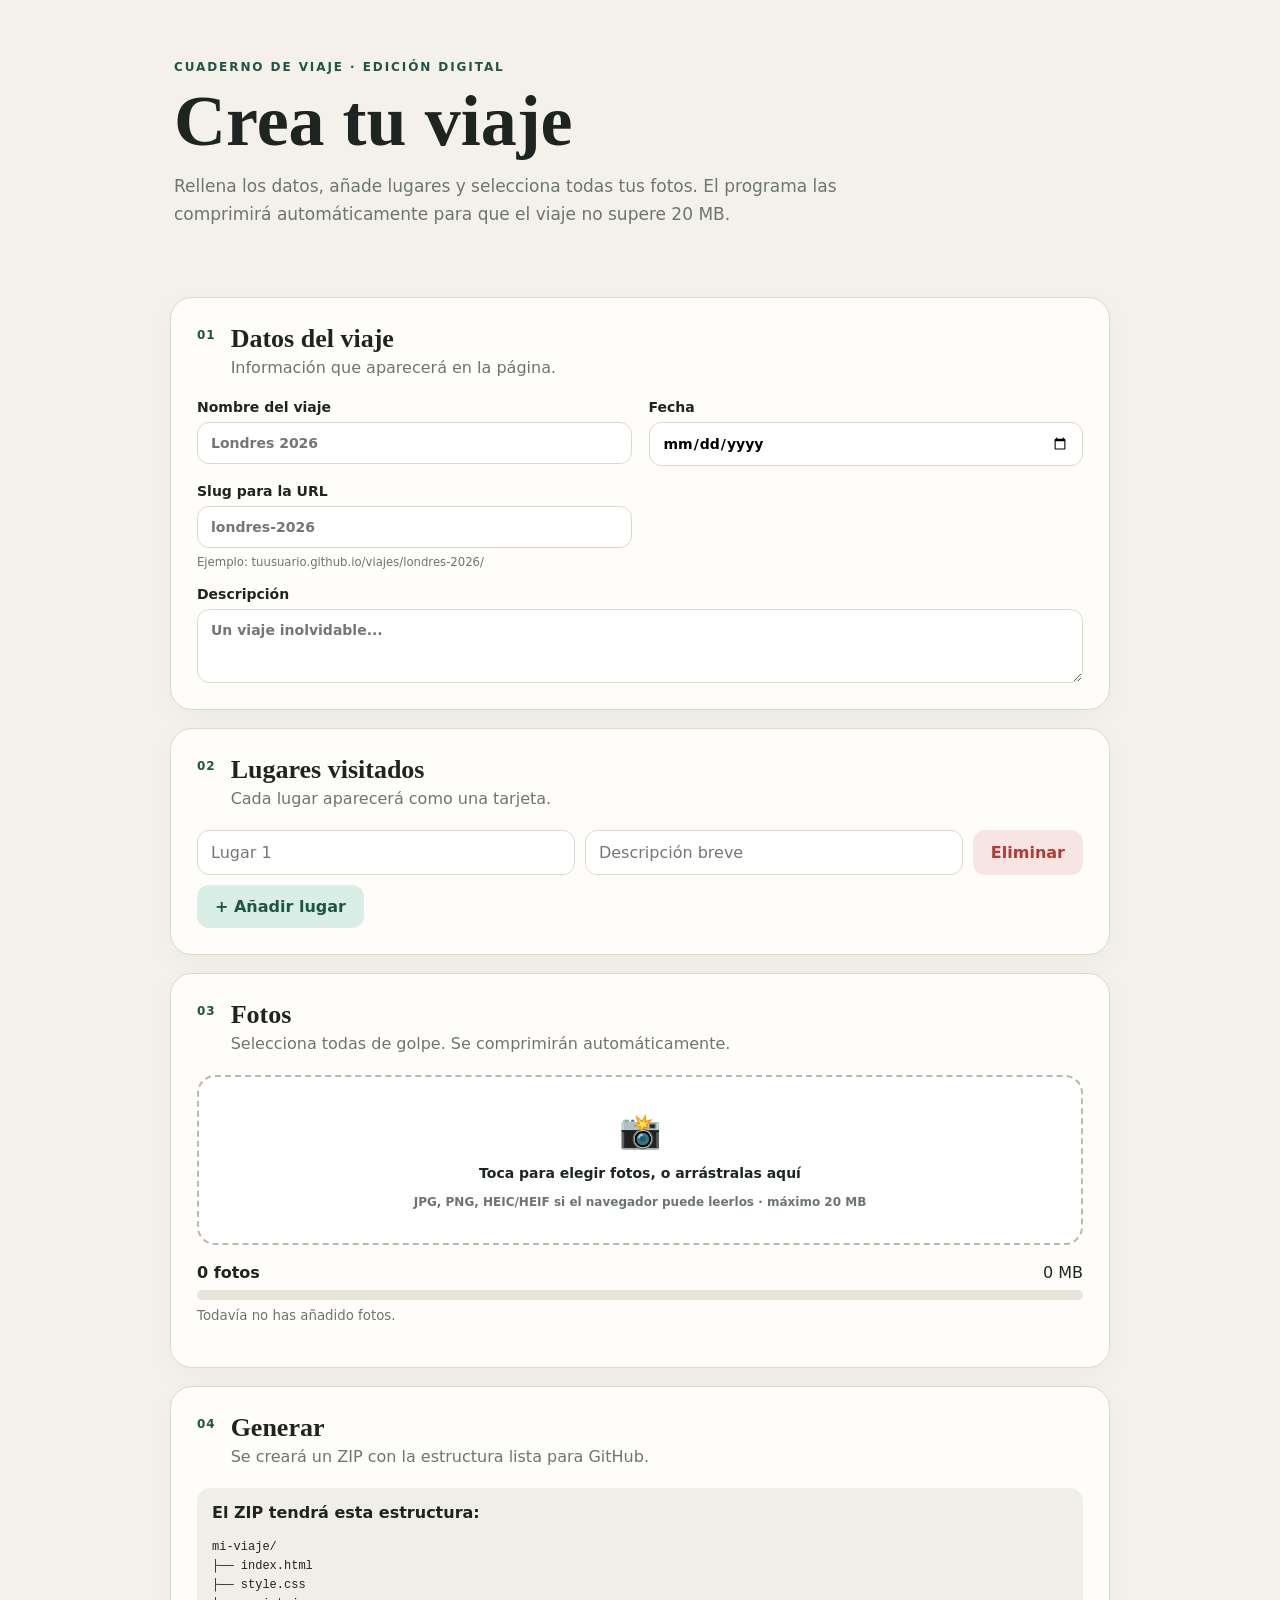
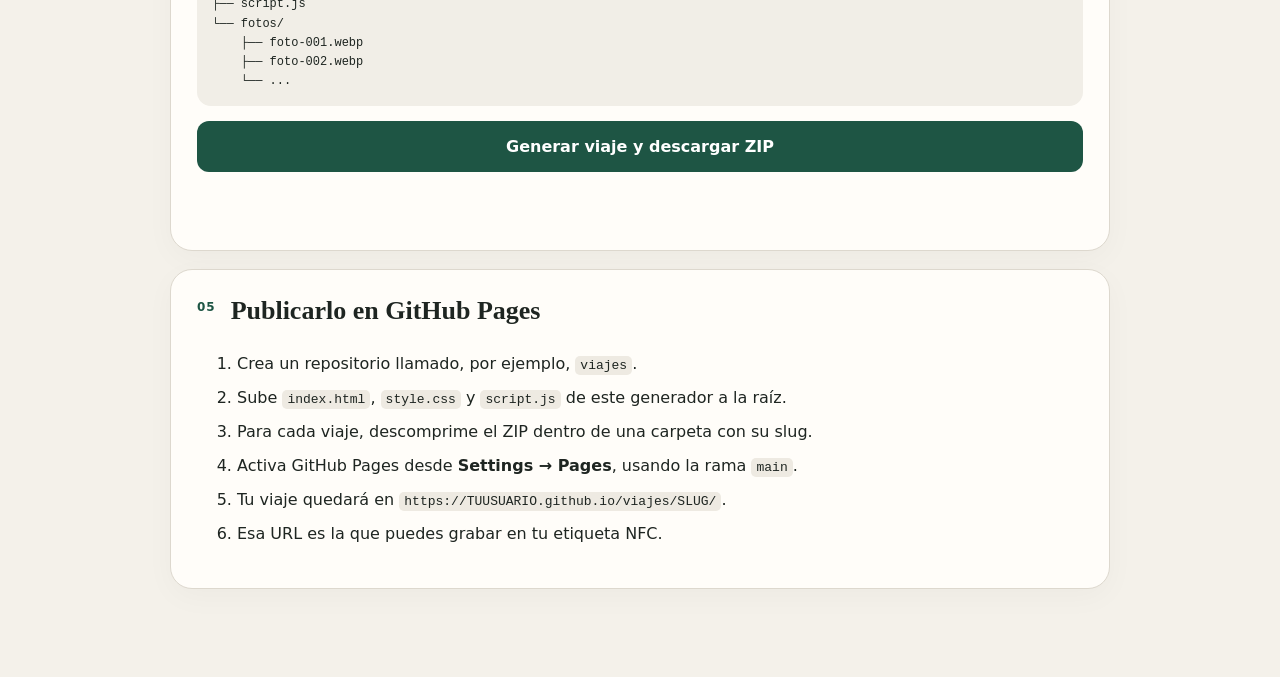
<file: index.html>
<!DOCTYPE html>
<html lang="es">
<head>
  <meta charset="UTF-8">
  <meta name="viewport" content="width=device-width, initial-scale=1.0">
  <title>Cuaderno de viaje</title>
  <link rel="stylesheet" href="style.css">
</head>
<body>
  <main class="container">
    <header class="hero">
      <span class="eyebrow">CUADERNO DE VIAJE · EDICIÓN DIGITAL</span>
      <h1>Crea tu viaje</h1>
      <p>Rellena los datos, añade lugares y selecciona todas tus fotos. El programa las comprimirá automáticamente para que el viaje no supere 20 MB.</p>
    </header>

    <section class="card">
      <div class="step"><span>01</span><div><h2>Datos del viaje</h2><p>Información que aparecerá en la página.</p></div></div>
      <div class="grid">
        <label>Nombre del viaje
          <input id="tripName" type="text" placeholder="Londres 2026">
        </label>
        <label>Fecha
          <input id="tripDate" type="date">
        </label>
        <label>Slug para la URL
          <input id="tripSlug" type="text" placeholder="londres-2026">
          <small>Ejemplo: tuusuario.github.io/viajes/londres-2026/</small>
        </label>
        <label class="full">Descripción
          <textarea id="tripDescription" rows="3" placeholder="Un viaje inolvidable..."></textarea>
        </label>
      </div>
    </section>

    <section class="card">
      <div class="step"><span>02</span><div><h2>Lugares visitados</h2><p>Cada lugar aparecerá como una tarjeta.</p></div></div>
      <div id="places"></div>
      <button id="addPlace" class="secondary" type="button">+ Añadir lugar</button>
    </section>

    <section class="card">
      <div class="step"><span>03</span><div><h2>Fotos</h2><p>Selecciona todas de golpe. Se comprimirán automáticamente.</p></div></div>

      <label class="dropzone" for="photoInput">
        <div class="camera">📸</div>
        <strong>Toca para elegir fotos, o arrástralas aquí</strong>
        <span>JPG, PNG, HEIC/HEIF si el navegador puede leerlos · máximo 20 MB</span>
      </label>
      <input id="photoInput" type="file" accept="image/*" multiple hidden>

      <div class="photo-status">
        <div><strong id="photoCount">0 fotos</strong><span id="photoSize">0 MB</span></div>
        <div class="meter"><span id="meterBar"></span></div>
        <small id="photoMessage">Todavía no has añadido fotos.</small>
      </div>
      <div id="preview" class="preview"></div>
    </section>

    <section class="card">
      <div class="step"><span>04</span><div><h2>Generar</h2><p>Se creará un ZIP con la estructura lista para GitHub.</p></div></div>
      <div class="result-info">
        <p><strong>El ZIP tendrá esta estructura:</strong></p>
        <pre id="structurePreview">londres-2026/
├── index.html
├── style.css
├── script.js
└── fotos/
    ├── foto-001.webp
    └── ...</pre>
      </div>
      <button id="generate" class="primary" type="button">Generar viaje y descargar ZIP</button>
      <p id="generateMessage" class="generate-message"></p>
    </section>

    <section class="card instructions">
      <div class="step"><span>05</span><div><h2>Publicarlo en GitHub Pages</h2></div></div>
      <ol>
        <li>Crea un repositorio llamado, por ejemplo, <code>viajes</code>.</li>
        <li>Sube <code>index.html</code>, <code>style.css</code> y <code>script.js</code> de este generador a la raíz.</li>
        <li>Para cada viaje, descomprime el ZIP dentro de una carpeta con su slug.</li>
        <li>Activa GitHub Pages desde <strong>Settings → Pages</strong>, usando la rama <code>main</code>.</li>
        <li>Tu viaje quedará en <code>https://TUUSUARIO.github.io/viajes/SLUG/</code>.</li>
        <li>Esa URL es la que puedes grabar en tu etiqueta NFC.</li>
      </ol>
    </section>
  </main>
  <script src="script.js"></script>
</body>
</html>
</file>
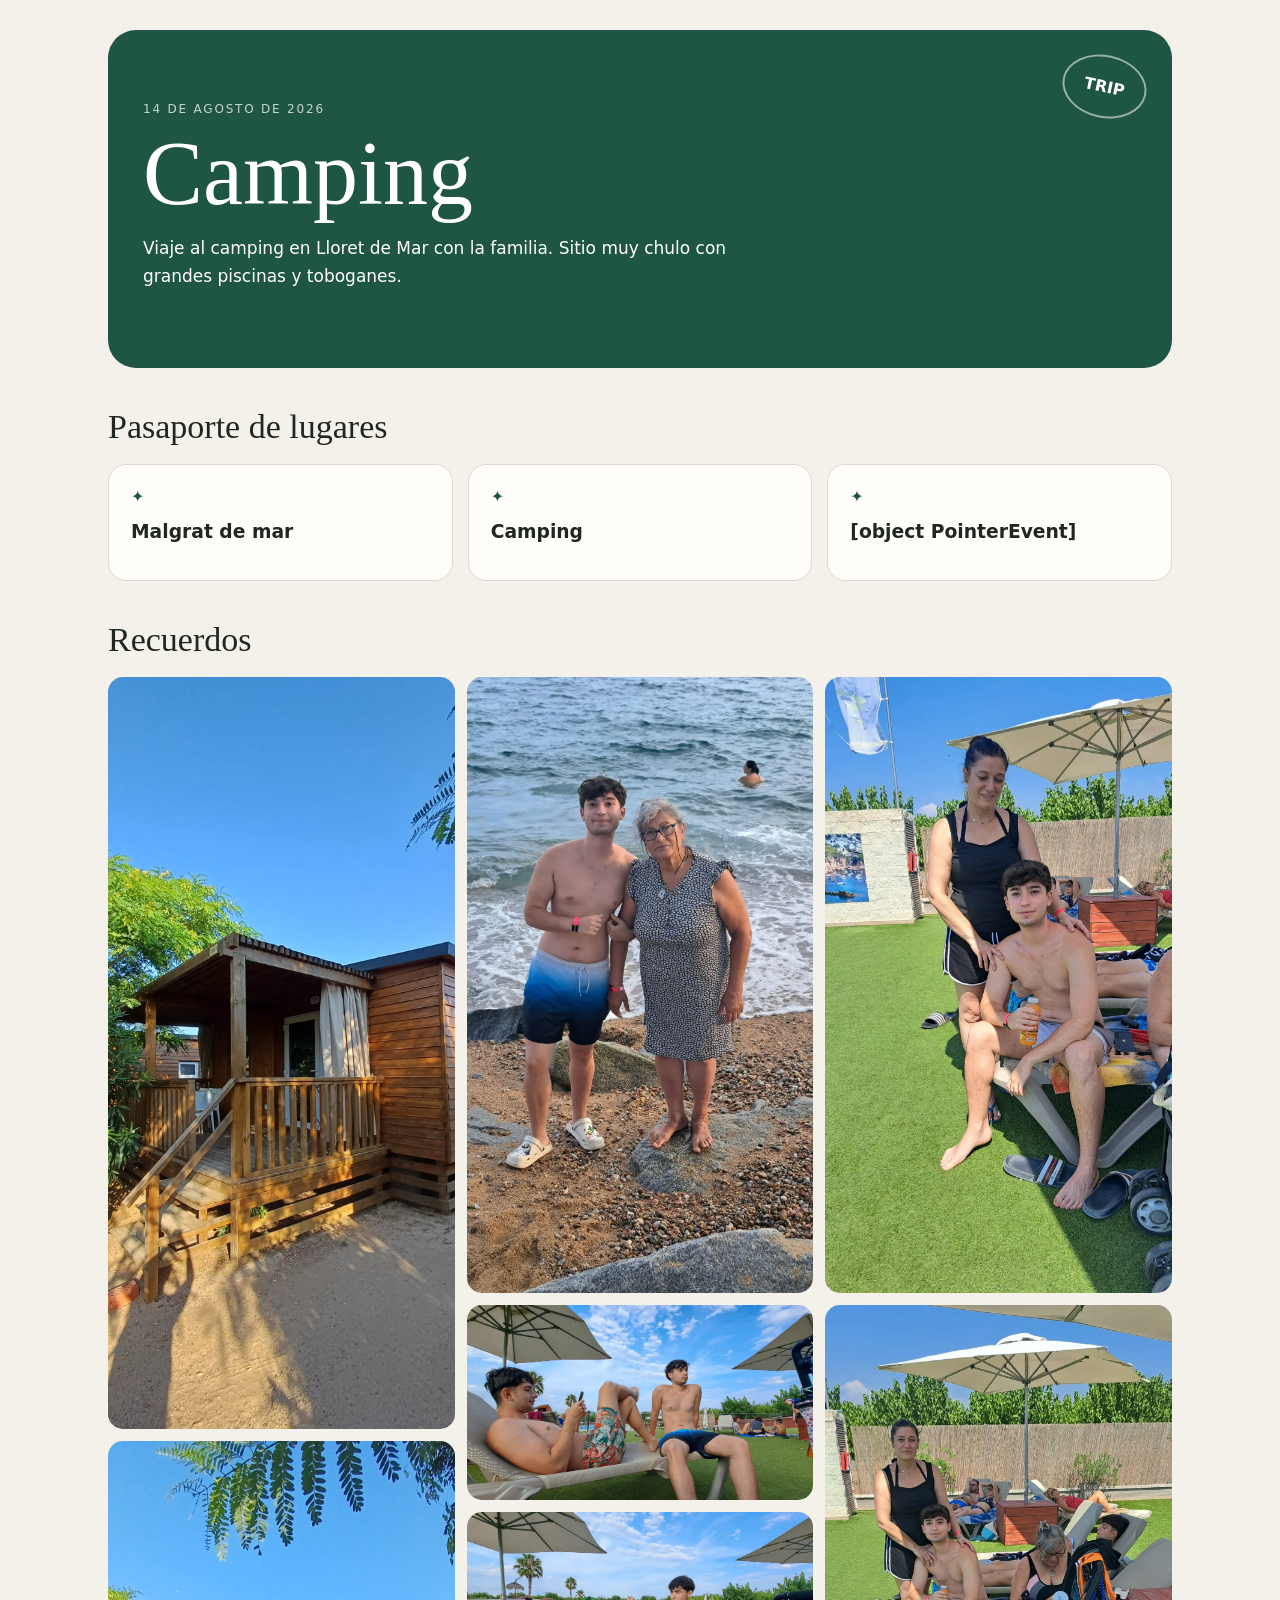
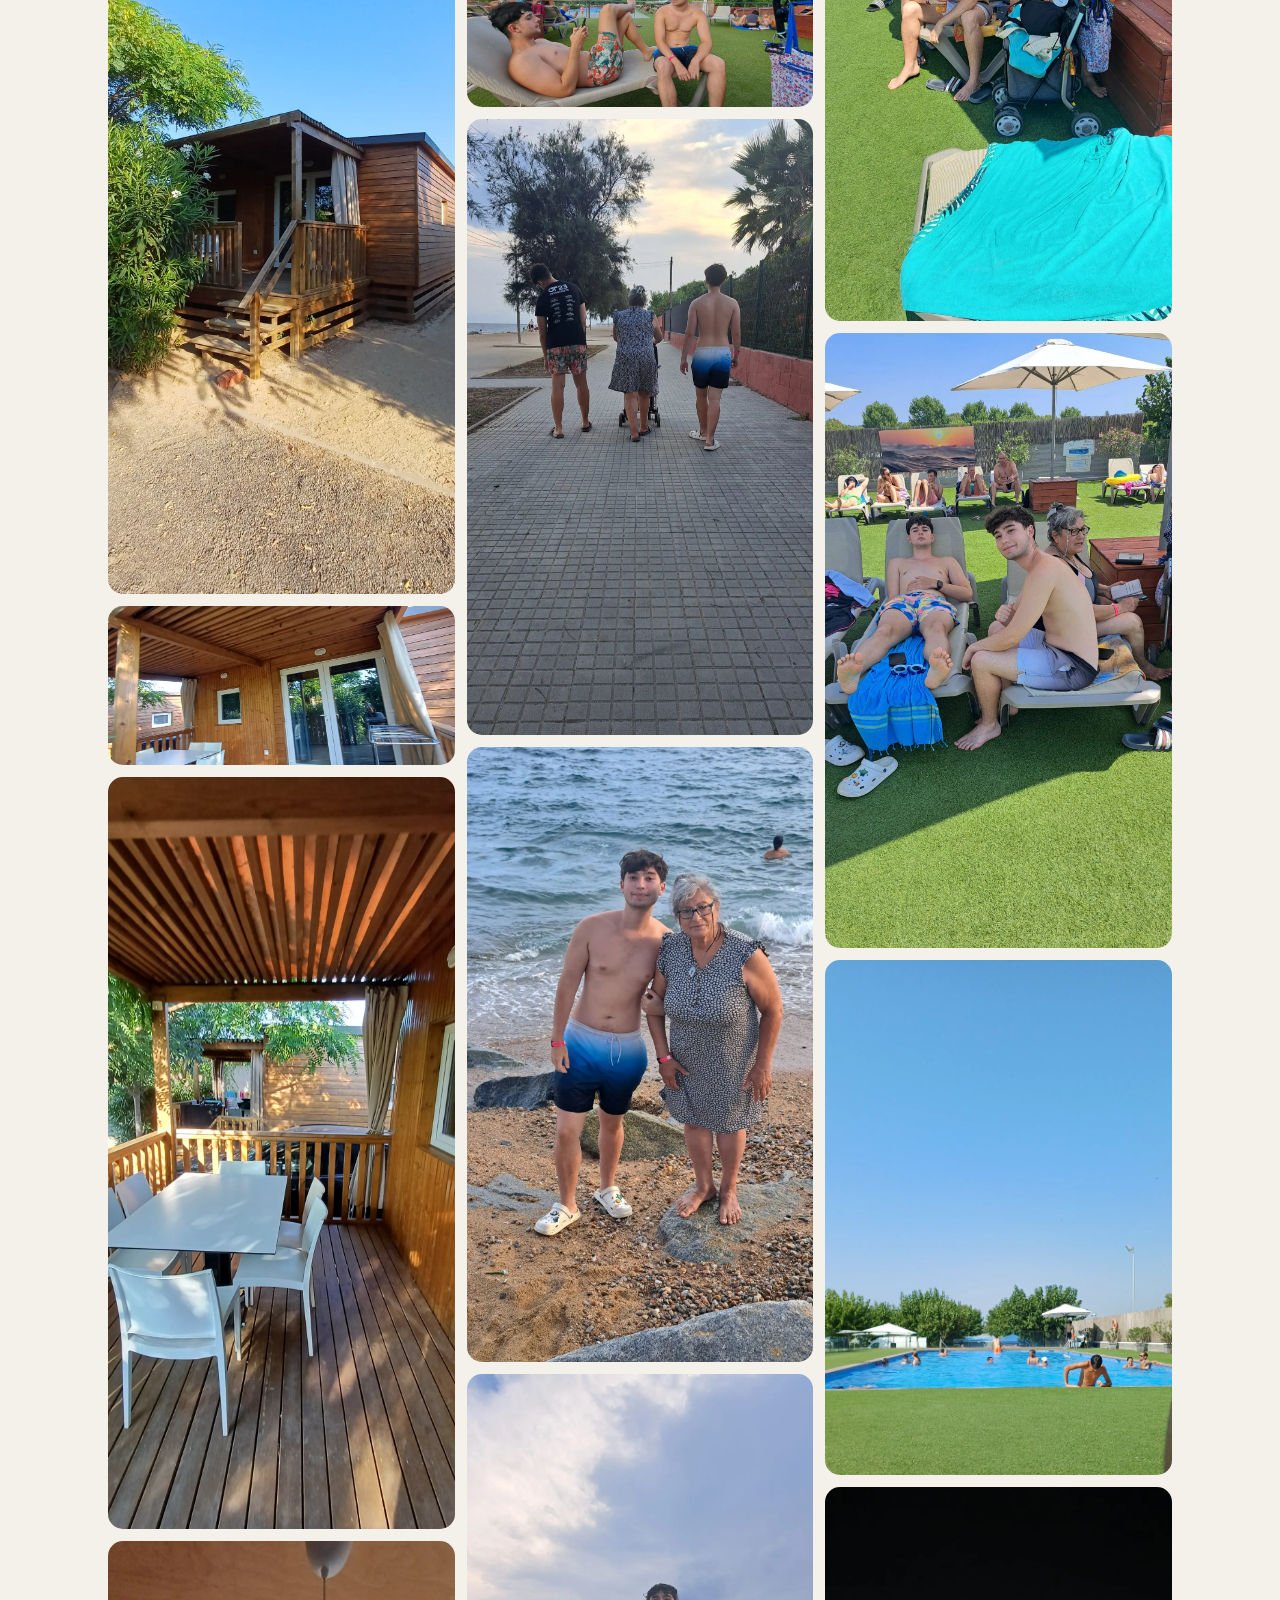
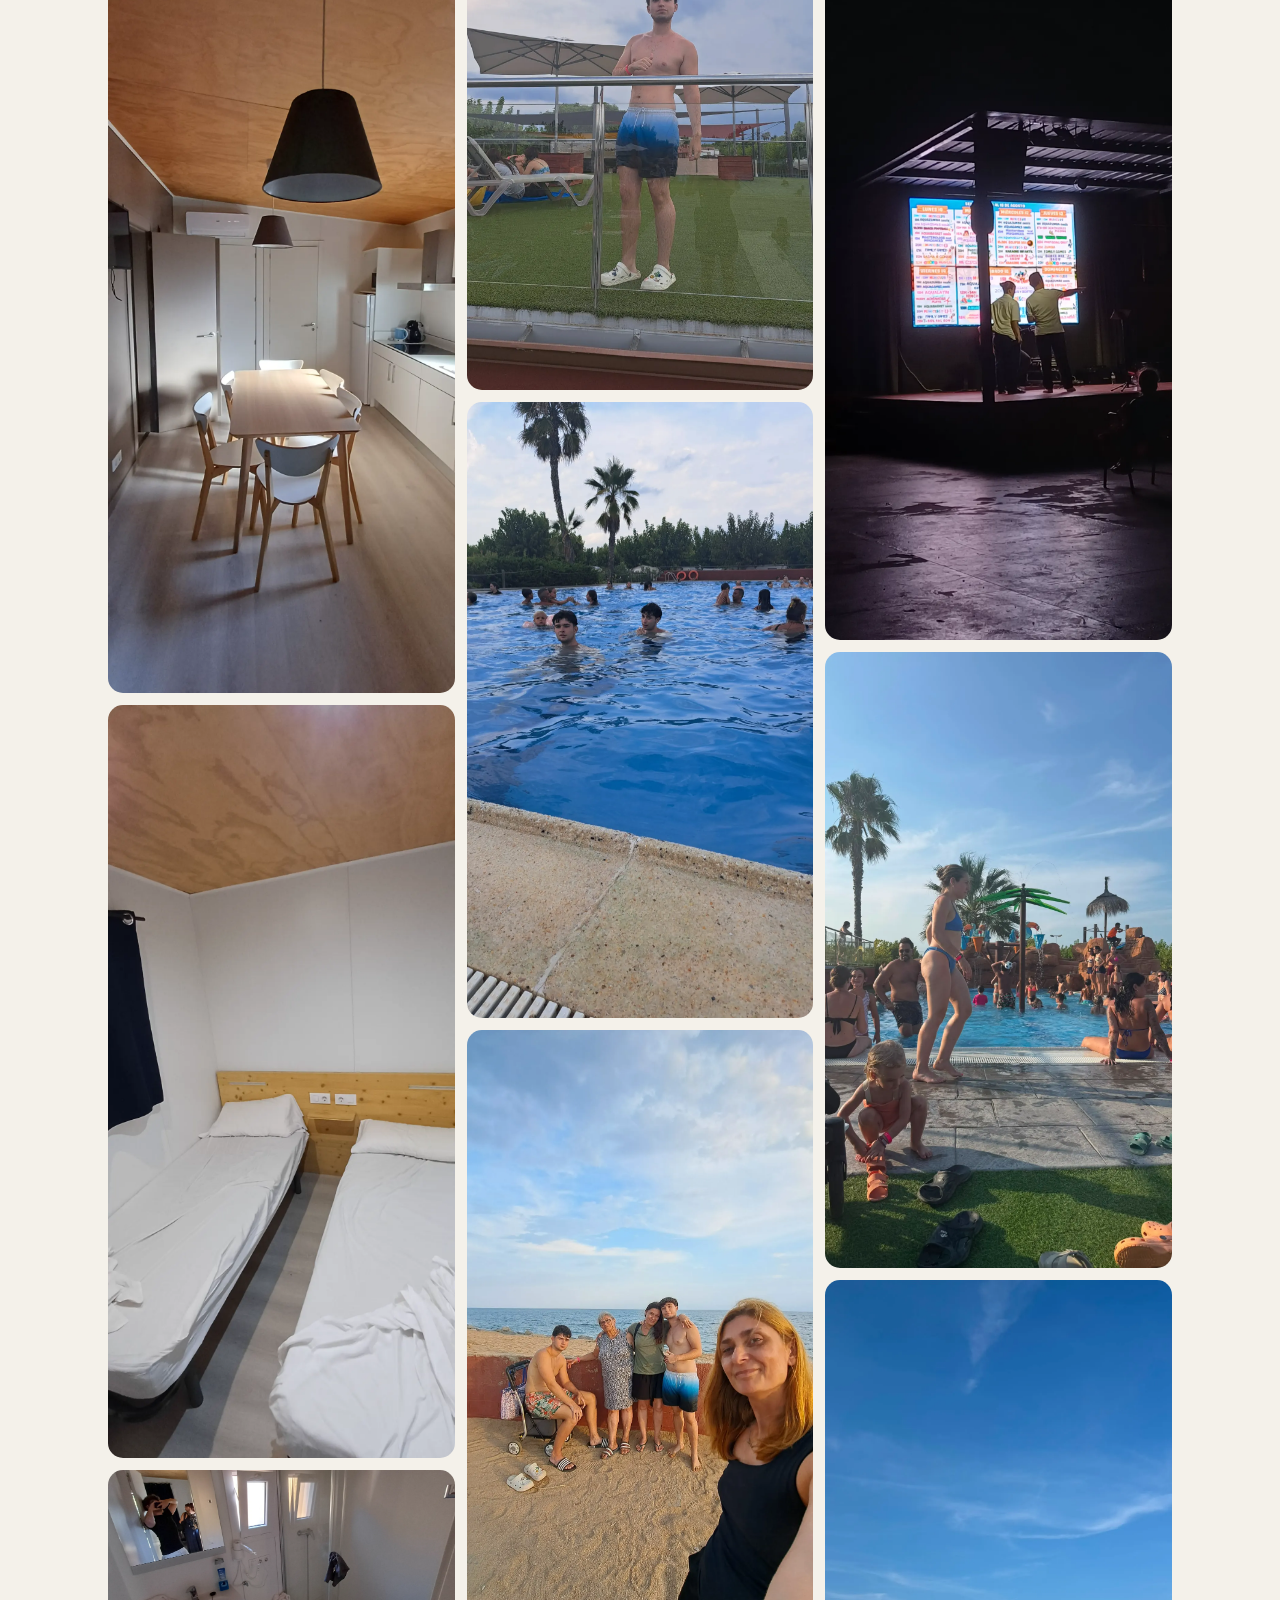
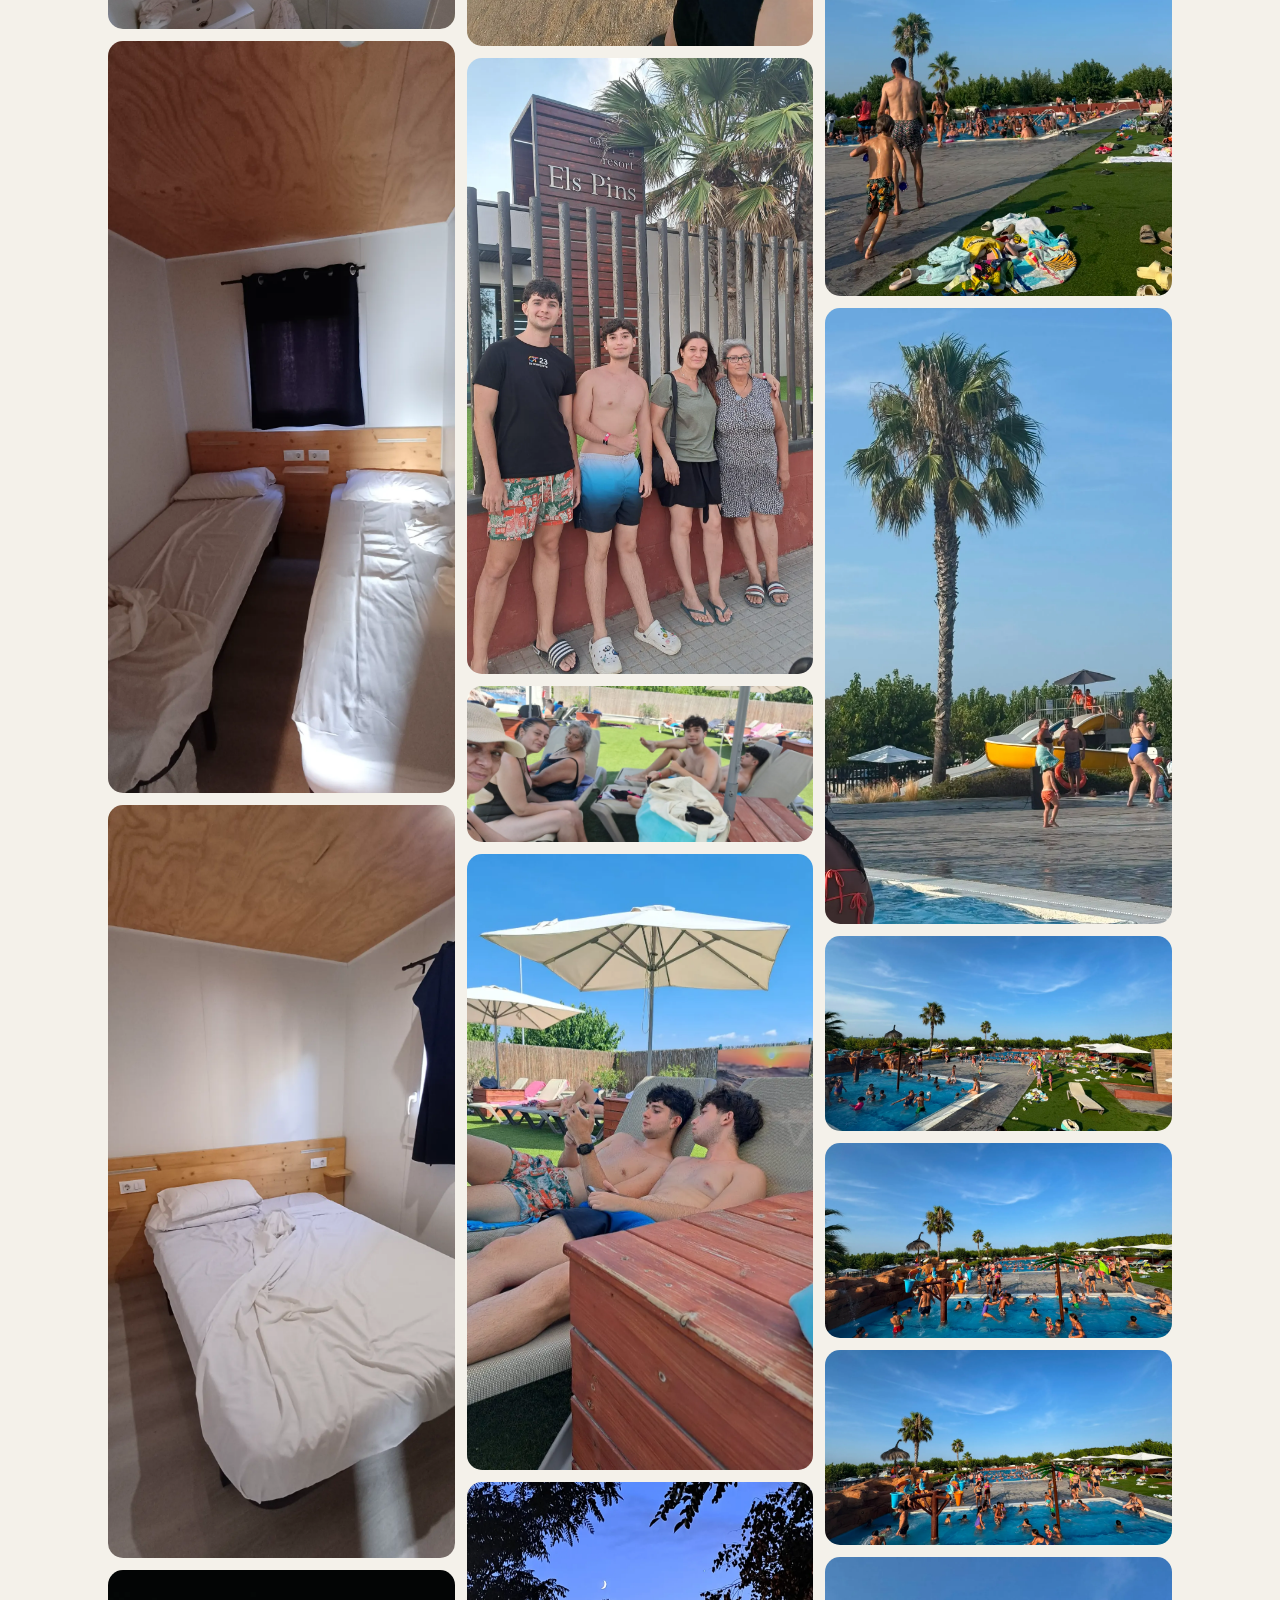
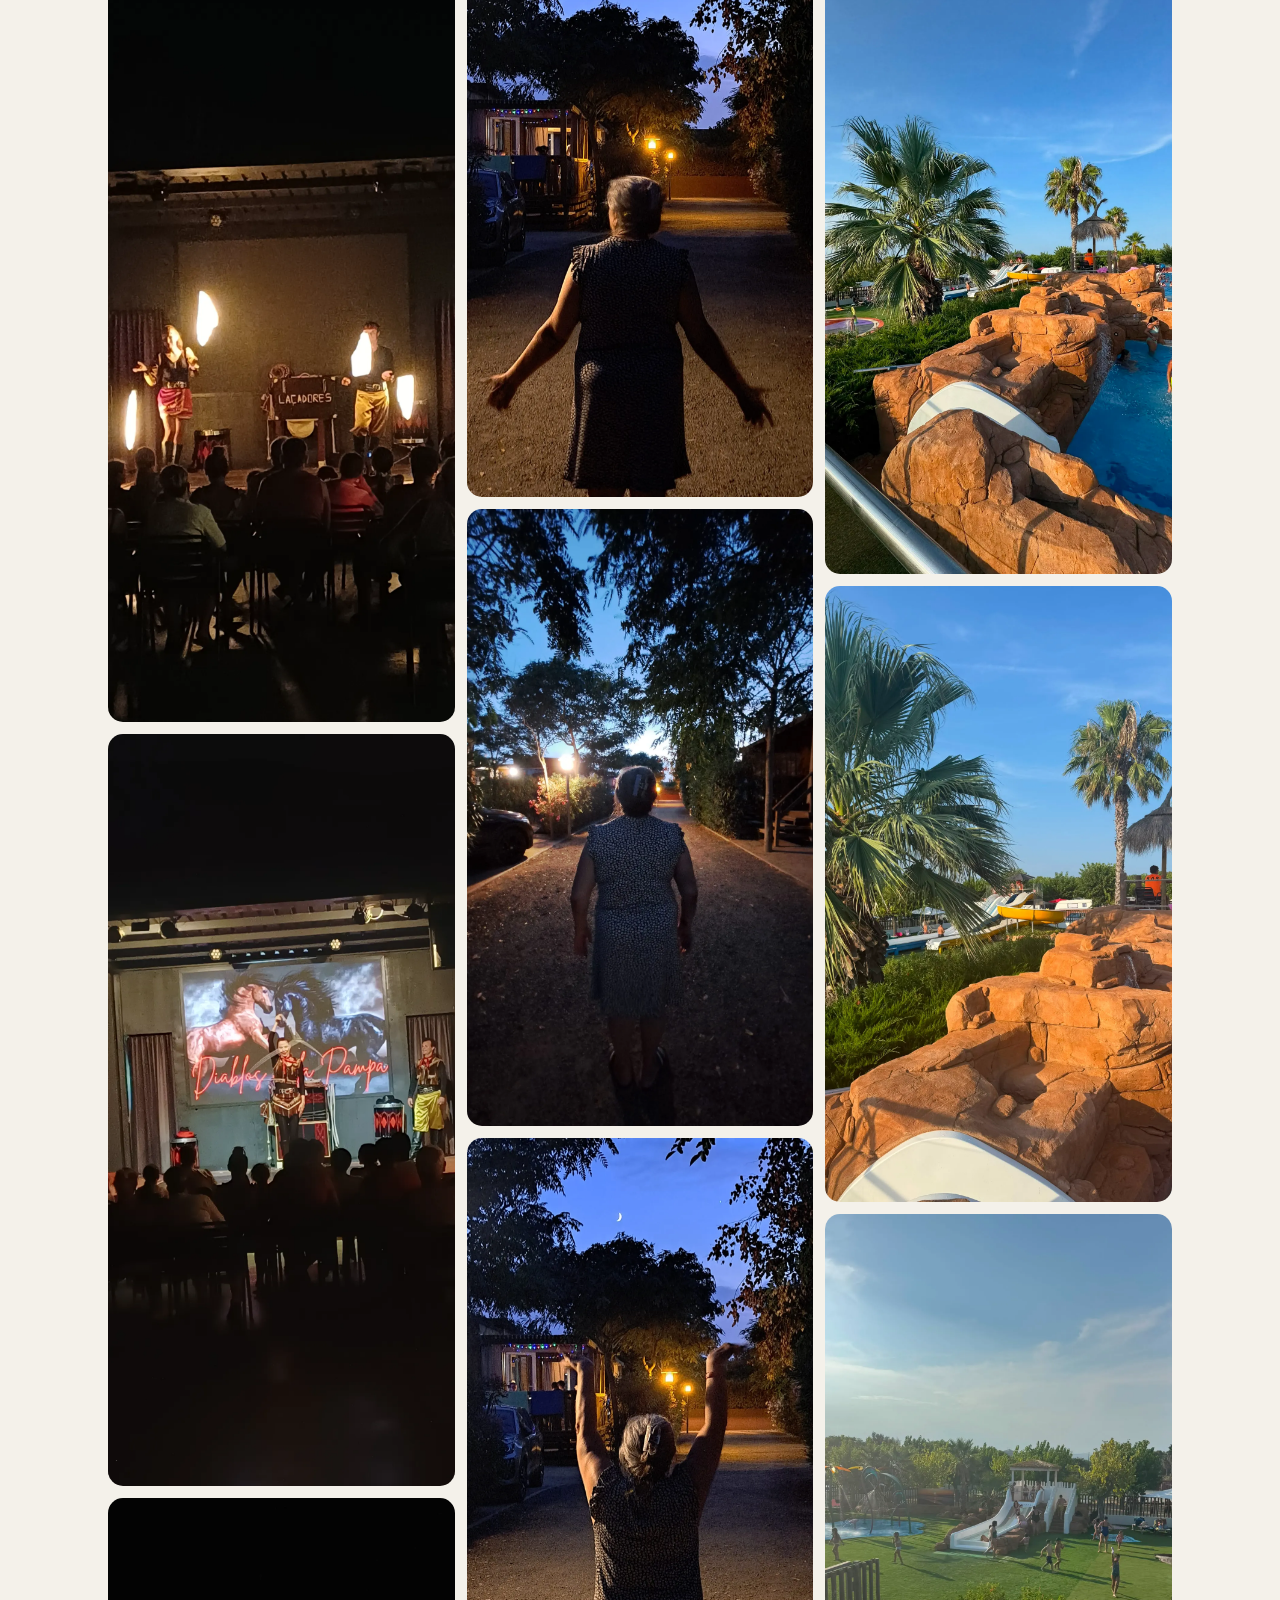
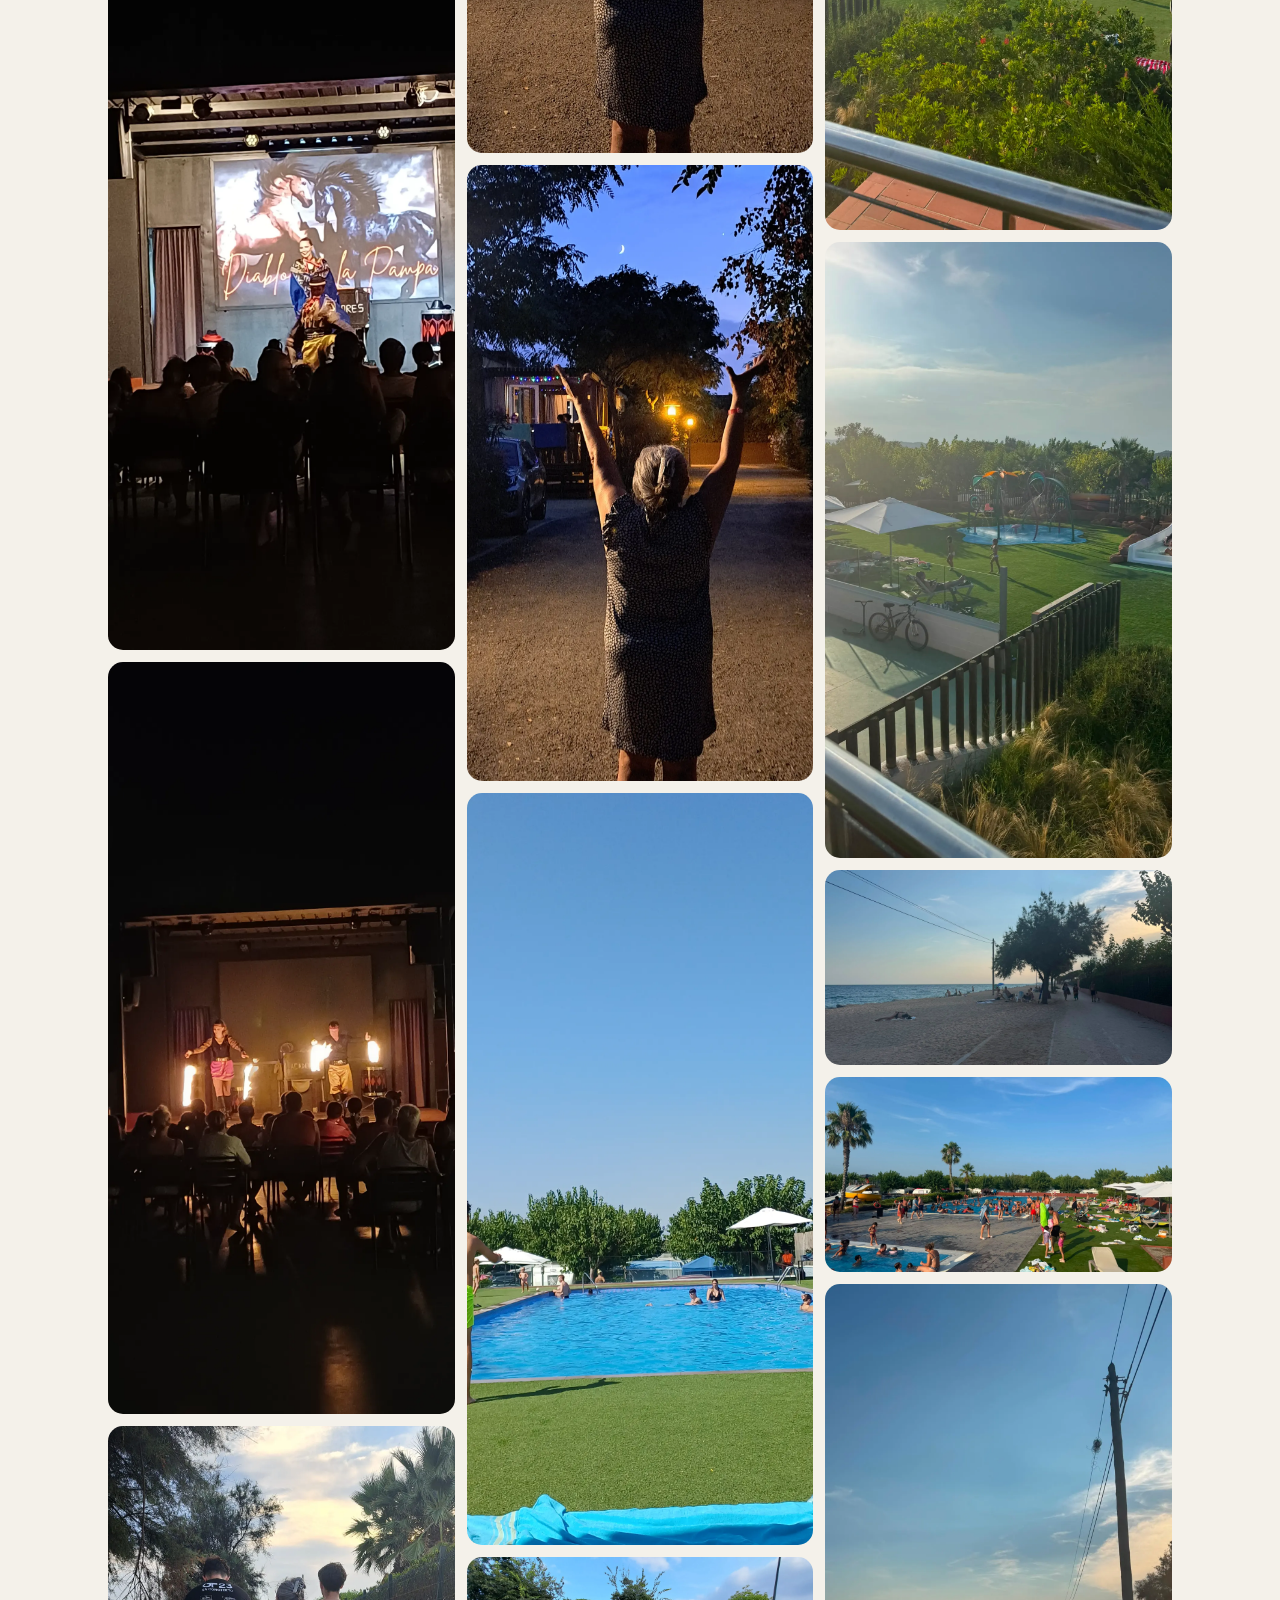
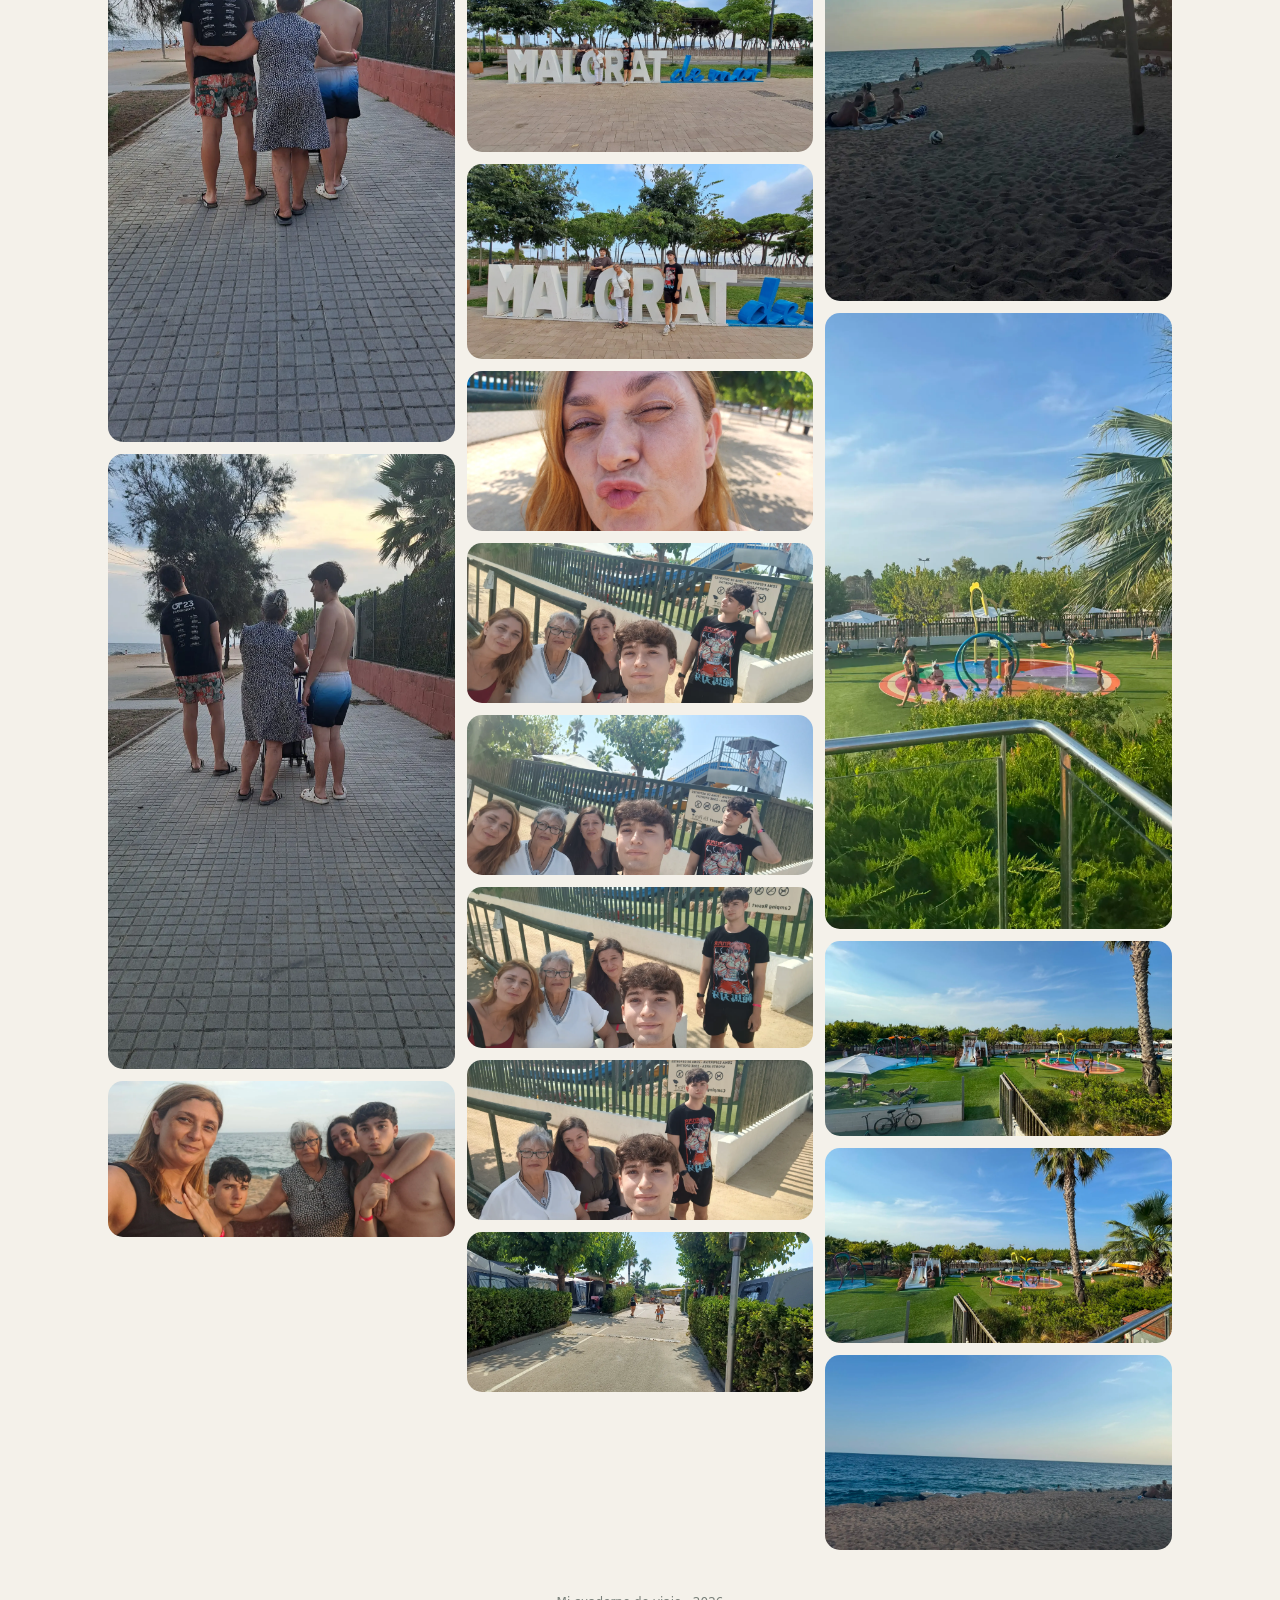
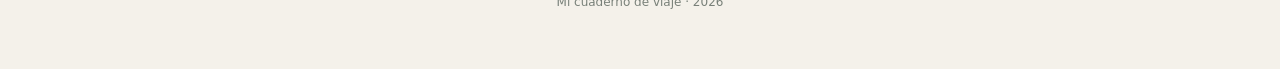
<file: camping/index.html>
<!DOCTYPE html>
<html lang="es"><head><meta charset="UTF-8"><meta name="viewport" content="width=device-width,initial-scale=1.0"><title>Camping</title><link rel="stylesheet" href="style.css"></head>
<body><main class="trip">
<header class="trip-hero"><div class="stamp">TRIP</div><p class="trip-date">14 de agosto de 2026</p><h1>Camping</h1><p>Viaje al camping en Lloret de Mar con la familia. 

Sitio muy chulo con grandes piscinas y toboganes.</p></header>
<section><h2>Pasaporte de lugares</h2><div class="places"><article class="place-card"><span>✦</span><h3>Malgrat de mar</h3><p></p></article><article class="place-card"><span>✦</span><h3>Camping</h3><p></p></article><article class="place-card"><span>✦</span><h3>[object PointerEvent]</h3><p></p></article></div></section>
<section><h2>Recuerdos</h2><div class="gallery"><figure><img src="fotos/foto-001.webp" alt="Foto 1" loading="lazy"></figure><figure><img src="fotos/foto-002.webp" alt="Foto 2" loading="lazy"></figure><figure><img src="fotos/foto-003.webp" alt="Foto 3" loading="lazy"></figure><figure><img src="fotos/foto-004.webp" alt="Foto 4" loading="lazy"></figure><figure><img src="fotos/foto-005.webp" alt="Foto 5" loading="lazy"></figure><figure><img src="fotos/foto-006.webp" alt="Foto 6" loading="lazy"></figure><figure><img src="fotos/foto-007.webp" alt="Foto 7" loading="lazy"></figure><figure><img src="fotos/foto-008.webp" alt="Foto 8" loading="lazy"></figure><figure><img src="fotos/foto-009.webp" alt="Foto 9" loading="lazy"></figure><figure><img src="fotos/foto-010.webp" alt="Foto 10" loading="lazy"></figure><figure><img src="fotos/foto-011.webp" alt="Foto 11" loading="lazy"></figure><figure><img src="fotos/foto-012.webp" alt="Foto 12" loading="lazy"></figure><figure><img src="fotos/foto-013.webp" alt="Foto 13" loading="lazy"></figure><figure><img src="fotos/foto-014.webp" alt="Foto 14" loading="lazy"></figure><figure><img src="fotos/foto-015.webp" alt="Foto 15" loading="lazy"></figure><figure><img src="fotos/foto-016.webp" alt="Foto 16" loading="lazy"></figure><figure><img src="fotos/foto-017.webp" alt="Foto 17" loading="lazy"></figure><figure><img src="fotos/foto-018.webp" alt="Foto 18" loading="lazy"></figure><figure><img src="fotos/foto-019.webp" alt="Foto 19" loading="lazy"></figure><figure><img src="fotos/foto-020.webp" alt="Foto 20" loading="lazy"></figure><figure><img src="fotos/foto-021.webp" alt="Foto 21" loading="lazy"></figure><figure><img src="fotos/foto-022.webp" alt="Foto 22" loading="lazy"></figure><figure><img src="fotos/foto-023.webp" alt="Foto 23" loading="lazy"></figure><figure><img src="fotos/foto-024.webp" alt="Foto 24" loading="lazy"></figure><figure><img src="fotos/foto-025.webp" alt="Foto 25" loading="lazy"></figure><figure><img src="fotos/foto-026.webp" alt="Foto 26" loading="lazy"></figure><figure><img src="fotos/foto-027.webp" alt="Foto 27" loading="lazy"></figure><figure><img src="fotos/foto-028.webp" alt="Foto 28" loading="lazy"></figure><figure><img src="fotos/foto-029.webp" alt="Foto 29" loading="lazy"></figure><figure><img src="fotos/foto-030.webp" alt="Foto 30" loading="lazy"></figure><figure><img src="fotos/foto-031.webp" alt="Foto 31" loading="lazy"></figure><figure><img src="fotos/foto-032.webp" alt="Foto 32" loading="lazy"></figure><figure><img src="fotos/foto-033.webp" alt="Foto 33" loading="lazy"></figure><figure><img src="fotos/foto-034.webp" alt="Foto 34" loading="lazy"></figure><figure><img src="fotos/foto-035.webp" alt="Foto 35" loading="lazy"></figure><figure><img src="fotos/foto-036.webp" alt="Foto 36" loading="lazy"></figure><figure><img src="fotos/foto-037.webp" alt="Foto 37" loading="lazy"></figure><figure><img src="fotos/foto-038.webp" alt="Foto 38" loading="lazy"></figure><figure><img src="fotos/foto-039.webp" alt="Foto 39" loading="lazy"></figure><figure><img src="fotos/foto-040.webp" alt="Foto 40" loading="lazy"></figure><figure><img src="fotos/foto-041.webp" alt="Foto 41" loading="lazy"></figure><figure><img src="fotos/foto-042.webp" alt="Foto 42" loading="lazy"></figure><figure><img src="fotos/foto-043.webp" alt="Foto 43" loading="lazy"></figure><figure><img src="fotos/foto-044.webp" alt="Foto 44" loading="lazy"></figure><figure><img src="fotos/foto-045.webp" alt="Foto 45" loading="lazy"></figure><figure><img src="fotos/foto-046.webp" alt="Foto 46" loading="lazy"></figure><figure><img src="fotos/foto-047.webp" alt="Foto 47" loading="lazy"></figure><figure><img src="fotos/foto-048.webp" alt="Foto 48" loading="lazy"></figure><figure><img src="fotos/foto-049.webp" alt="Foto 49" loading="lazy"></figure><figure><img src="fotos/foto-050.webp" alt="Foto 50" loading="lazy"></figure><figure><img src="fotos/foto-051.webp" alt="Foto 51" loading="lazy"></figure><figure><img src="fotos/foto-052.webp" alt="Foto 52" loading="lazy"></figure><figure><img src="fotos/foto-053.webp" alt="Foto 53" loading="lazy"></figure><figure><img src="fotos/foto-054.webp" alt="Foto 54" loading="lazy"></figure><figure><img src="fotos/foto-055.webp" alt="Foto 55" loading="lazy"></figure><figure><img src="fotos/foto-056.webp" alt="Foto 56" loading="lazy"></figure><figure><img src="fotos/foto-057.webp" alt="Foto 57" loading="lazy"></figure><figure><img src="fotos/foto-058.webp" alt="Foto 58" loading="lazy"></figure><figure><img src="fotos/foto-059.webp" alt="Foto 59" loading="lazy"></figure><figure><img src="fotos/foto-060.webp" alt="Foto 60" loading="lazy"></figure><figure><img src="fotos/foto-061.webp" alt="Foto 61" loading="lazy"></figure><figure><img src="fotos/foto-062.webp" alt="Foto 62" loading="lazy"></figure></div></section>
<footer>Mi cuaderno de viaje · 2026</footer>
</main></body></html>
</file>
<file: style.css>
*{box-sizing:border-box}
:root{--bg:#f4f1ea;--card:#fffdf9;--ink:#1e2521;--muted:#6c756f;--line:#ddd8ce;--accent:#1e5544;--accent2:#d9eee6;--danger:#b23a32}
body{margin:0;background:var(--bg);color:var(--ink);font-family:Inter,system-ui,-apple-system,BlinkMacSystemFont,"Segoe UI",sans-serif}
.container{max-width:980px;margin:auto;padding:38px 20px 70px}
.hero{padding:18px 4px 34px}.eyebrow{font-size:12px;letter-spacing:.16em;color:var(--accent);font-weight:800}
h1{font-family:Georgia,serif;font-size:clamp(40px,7vw,72px);line-height:.95;margin:12px 0 18px}
.hero p{max-width:720px;color:var(--muted);font-size:17px;line-height:1.6}
.card{background:var(--card);border:1px solid var(--line);border-radius:22px;padding:26px;margin:18px 0;box-shadow:0 8px 30px #00000008}
.step{display:flex;gap:15px;align-items:flex-start;margin-bottom:22px}.step>span{font-size:12px;font-weight:900;letter-spacing:.08em;color:var(--accent);padding-top:4px}.step h2{margin:0 0 4px;font-family:Georgia,serif;font-size:26px}.step p{margin:0;color:var(--muted)}
.grid{display:grid;grid-template-columns:1fr 1fr;gap:17px}
label{display:flex;flex-direction:column;gap:7px;font-weight:750;font-size:14px}.full{grid-column:1/-1}
input,textarea{font:inherit;border:1px solid var(--line);border-radius:12px;background:#fff;padding:12px 13px;outline:none}
input:focus,textarea:focus{border-color:var(--accent);box-shadow:0 0 0 3px var(--accent2)}
small{color:var(--muted);font-weight:500}
.place{display:grid;grid-template-columns:1fr 1fr auto;gap:10px;margin-bottom:10px}.place button{height:45px;align-self:end}
button{border:0;border-radius:12px;padding:12px 18px;font:inherit;font-weight:800;cursor:pointer}
.primary{background:var(--accent);color:white;width:100%;font-size:16px;padding:16px}.secondary{background:var(--accent2);color:var(--accent)}
.remove{background:#f7e5e3;color:var(--danger)}
.dropzone{min-height:170px;border:2px dashed #bdb8ad;border-radius:18px;align-items:center;justify-content:center;text-align:center;padding:25px;cursor:pointer;background:#fff}
.dropzone:hover{border-color:var(--accent);background:#fbfffd}.camera{font-size:34px;margin-bottom:7px}.dropzone span{display:block;color:var(--muted);font-size:12px;margin-top:7px}
.photo-status{margin-top:18px}.photo-status>div:first-child{display:flex;justify-content:space-between;margin-bottom:8px}.meter{height:10px;background:#e8e4dc;border-radius:20px;overflow:hidden}.meter span{display:block;height:100%;width:0;background:var(--accent);transition:.2s}.photo-status small{display:block;margin-top:8px}
.preview{display:grid;grid-template-columns:repeat(auto-fill,minmax(120px,1fr));gap:10px;margin-top:18px}.thumb{position:relative;aspect-ratio:1;overflow:hidden;border-radius:12px;background:#eee}.thumb img{width:100%;height:100%;object-fit:cover}.thumb span{position:absolute;bottom:0;left:0;right:0;background:#0009;color:#fff;padding:5px;font-size:10px;white-space:nowrap;overflow:hidden;text-overflow:ellipsis}
.result-info{background:#f1eee7;border-radius:14px;padding:15px;margin-bottom:15px}.result-info p{margin-top:0}.result-info pre{margin:0;white-space:pre-wrap;font-size:12px;line-height:1.6}
.generate-message{min-height:20px;text-align:center;font-weight:700;color:var(--accent)}.instructions li{margin:10px 0;line-height:1.5}.instructions code{background:#eeeae2;padding:2px 5px;border-radius:5px}
@media(max-width:700px){.grid{grid-template-columns:1fr}.full{grid-column:auto}.place{grid-template-columns:1fr 1fr}.place button{grid-column:1/-1}.container{padding:22px 13px 50px}.card{padding:20px}}
</file>
<file: camping/style.css>
*{box-sizing:border-box}body{margin:0;background:#f4f1ea;color:#202621;font-family:system-ui,sans-serif}.trip{max-width:1100px;margin:auto;padding:30px 18px 60px}.trip-hero{background:#1e5544;color:white;border-radius:28px;padding:60px 35px;margin-bottom:30px;position:relative;overflow:hidden}.stamp{position:absolute;right:25px;top:25px;border:2px solid #fff8;border-radius:50%;padding:20px;transform:rotate(12deg);font-weight:900}.trip-date{text-transform:uppercase;letter-spacing:.15em;opacity:.75;font-size:12px}.trip-hero h1{font:clamp(45px,8vw,90px) Georgia,serif;margin:15px 0;line-height:.95}.trip-hero p:last-child{max-width:650px;line-height:1.7;font-size:17px}h2{font:34px Georgia,serif;margin:40px 0 18px}.places{display:grid;grid-template-columns:repeat(auto-fit,minmax(220px,1fr));gap:15px}.place-card{background:#fffdf9;border:1px solid #ddd8ce;border-radius:18px;padding:22px}.place-card span{color:#1e5544}.place-card h3{margin:15px 0 7px}.place-card p{color:#69736d;line-height:1.5}.gallery{columns:3 230px;column-gap:12px}.gallery figure{margin:0 0 12px;break-inside:avoid}.gallery img{display:block;width:100%;border-radius:15px}footer{text-align:center;color:#788079;margin-top:45px;font-size:12px}@media(max-width:600px){.trip-hero{padding:45px 22px}.stamp{display:none}}
</file>
